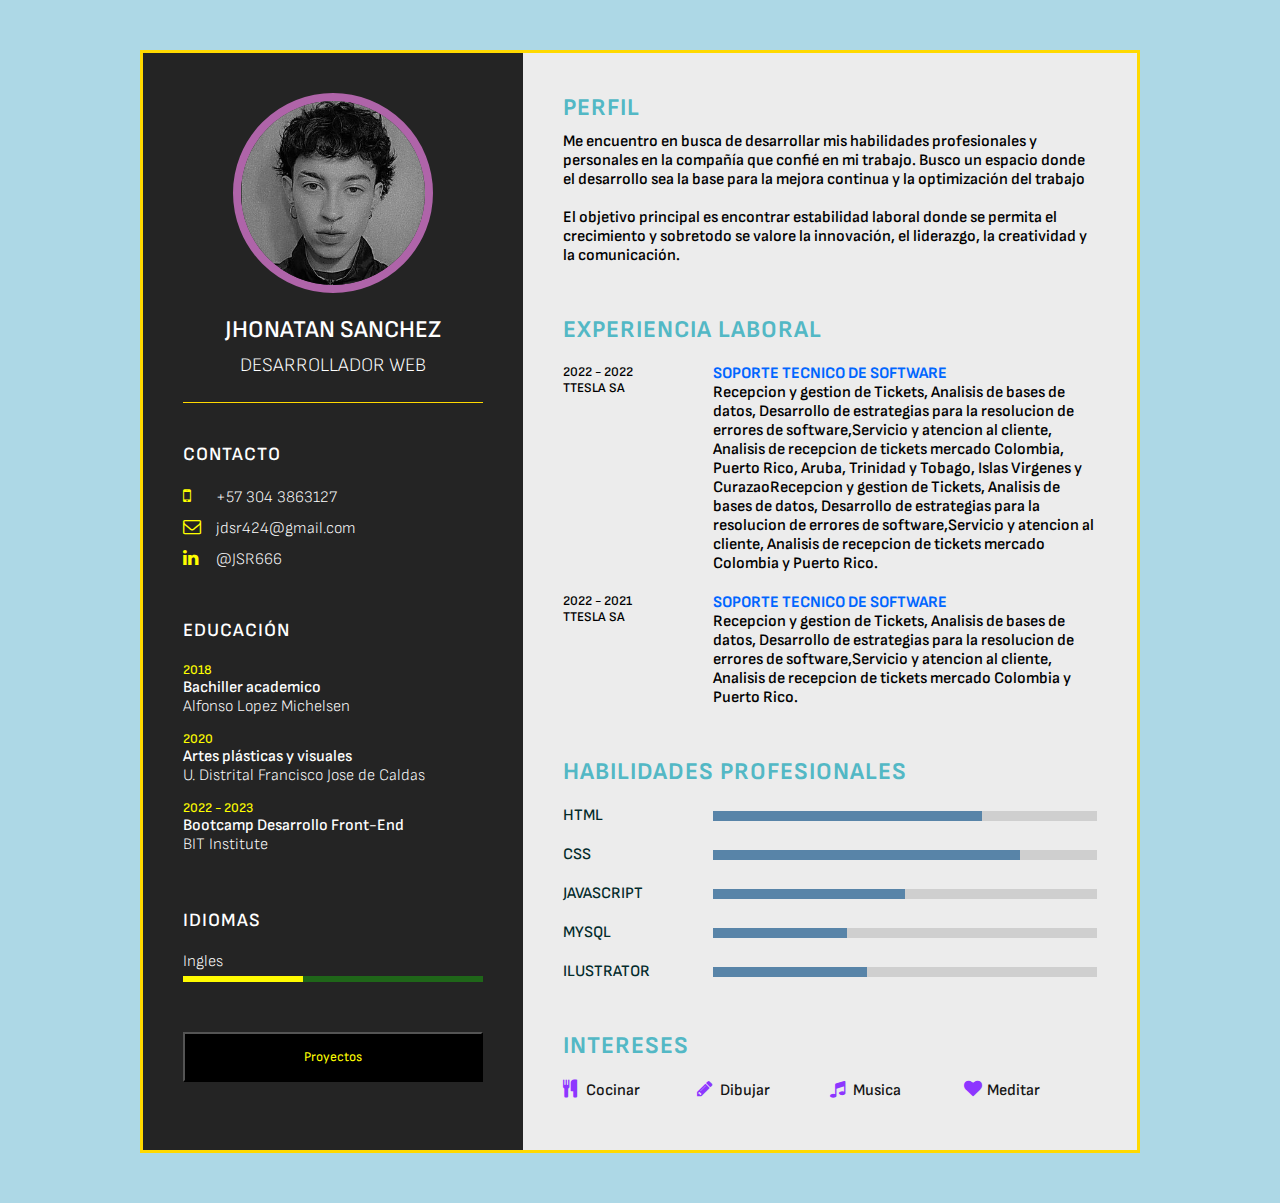
<file: docs/index.html>
<!DOCTYPE html>
<html lang="en">

<head>
    <meta charset="UTF-8">
    <meta http-equiv="X-UA-Compatible" content="IE=edge">
    <meta name="viewport" content="width=device-width, initial-scale=1.0">
    <link rel="stylesheet" href="./css/style.css">
    <link rel="preconnect" href="https://fonts.googleapis.com">
<link rel="preconnect" href="https://fonts.gstatic.com" crossorigin>
<link href="https://fonts.googleapis.com/css2?family=Sofia+Sans:ital,wght@1,200&display=swap" rel="stylesheet">
    <link rel="stylesheet" href="https://cdnjs.cloudflare.com/ajax/libs/font-awesome/4.7.0/css/font-awesome.css"
        integrity="sha512-5A8nwdMOWrSz20fDsjczgUidUBR8liPYU+WymTZP1lmY9G6Oc7HlZv156XqnsgNUzTyMefFTcsFH/tnJE/+xBg=="
        crossorigin="anonymous" referrerpolicy="no-referrer" />
    <title>Jhonatan Sanchez</title>
</head>

<body>
    <div class="container">
        <div class="left_side">
            <div class="profiletext">
                <div class="imgbx">
                    <img src="./img/me.jpg" alt="">
                </div>
                <h2>Jhonatan Sanchez<br><span>Desarrollador web</span></h2>
            </div>

            <div class="contactinfo">
                <h3 class="tittle">Contacto</h3>
                <ul>
                    <li>
                        <span class="icon"><i class="fa fa-mobile" aria-hidden="true"></i></span>
                        <span class="text">+57 304 3863127</span>
                    </li>
                    <li>
                        <span class="icon"><i class="fa fa-envelope-o" aria-hidden="true"></i></span>
                        <span class="text">jdsr424@gmail.com</span>
                    </li>
                    <li>
                        <span class="icon"><i class="fa fa-linkedin" aria-hidden="true"></i></span>
                        <span class="text">@JSR666</span>
                    </li>
                </ul>
            </div>
            <div class="contactinfo education">
                <h3 class="tittle">Educación</h3>
                <ul>
                    <li>
                        <h5>2018</h5>
                        <h4>Bachiller academico</h4>
                        <h4>Alfonso Lopez Michelsen</h4>
                    </li>
                    <li>
                        <h5>2020</h5>
                        <h4>Artes plásticas y visuales</h4>
                        <h4>U. Distrital Francisco Jose de Caldas</h4>
                    </li>
                    <li>
                        <h5>2022 - 2023</h5>
                        <h4>Bootcamp Desarrollo Front-End</h4>
                        <h4>BIT Institute</h4>
                    </li>
                </ul>
            </div>
            <div class="contactinfo language">
                <h3 class="tittle">Idiomas</h3>
                <ul>
                    <li>
                        <span class="text">Ingles</span>
                        <span class="percent">
                            <div style="width: 40%;"></div>
                        </span>
                    </li>
                </ul>
            </div>
            <div class="buttom">
                <button class="btn-exe" onclick="location.href='https://jsr666.github.io/bit06exercises/'">Proyectos</button>
            </div>
        </div>
        <div class="right_side">
            <div class="about">
                <h2 class="tittle2">Perfil</h2>
                <p>Me encuentro en busca de desarrollar mis habilidades profesionales y personales en la compañía que confié en mi trabajo.
                    Busco un espacio donde el desarrollo sea la base para la mejora continua y la optimización del trabajo<br><br>El objetivo principal es encontrar estabilidad laboral donde se permita el crecimiento y sobretodo se valore la innovación, el liderazgo, la creatividad y la comunicación.</p>
            </div>
            <div class="about">
                <h2 class="tittle2">Experiencia laboral</h2>
                <div class="box">
                    <div class="year_company">
                        <h5>2022 - 2022</h5>
                        <h5>Ttesla SA</h5>
                    </div>
                    <div class="text">
                        <h4>Soporte tecnico de Software</h4>
                        <p>Recepcion y gestion de Tickets, Analisis de bases de datos, Desarrollo de estrategias para la resolucion de errores de software,Servicio y atencion al cliente, Analisis de recepcion de tickets mercado Colombia, Puerto Rico, Aruba, Trinidad y Tobago, Islas Virgenes y CurazaoRecepcion y gestion de Tickets, Analisis de bases de datos, Desarrollo de estrategias para la resolucion de errores de software,Servicio y atencion al cliente, Analisis de recepcion de tickets mercado Colombia y Puerto Rico.</p>
                    </div>
                </div>
                <div class="box">
                    <div class="year_company">
                        <h5>2022 - 2021</h5>
                        <h5>Ttesla SA</h5>
                    </div>
                    <div class="text">
                        <h4>Soporte tecnico de Software</h4>
                        <p>Recepcion y gestion de Tickets, Analisis de bases de datos, Desarrollo de estrategias para la resolucion de errores de software,Servicio y atencion al cliente, Analisis de recepcion de tickets mercado Colombia y Puerto Rico.</p>
                    </p>
                    </div>
                </div>
            </div>
            <div class="about skills">
                <h2 class="tittle2">Habilidades Profesionales</h2>
                <div class="box">
                    <h4>Html</h4>
                    <div class="percent">
                        <div style="width: 70%"></div>
                    </div>
                </div>
                <div class="box">
                    <h4>CSS</h4>
                    <div class="percent">
                        <div style="width: 80%"></div>
                    </div>
                </div>
                <div class="box">
                    <h4>JavaScript</h4>
                    <div class="percent">
                        <div style="width: 50%"></div>
                    </div>
                </div>
                <div class="box">
                    <h4>MySQL</h4>
                    <div class="percent">
                        <div style="width: 35%"></div>
                </div>
                </div>
                <div class="box">
                    <h4>Ilustrator</h4>
                    <div class="percent">
                    <div style="width: 40%"></div>
                    </div>
                </div>
            </div>
            <div class="about interest">
                <h2 class="tittle2">Intereses</h2>
                <ul>
                    <li><i class="fa fa-cutlery" aria-hidden="true"></i> Cocinar</li>
                    <li><i class="fa fa-pencil" aria-hidden="true"></i> Dibujar</li>
                    <li><i class="fa fa-music" aria-hidden="true"></i> Musica</li>
                    <li><i class="fa fa-heart" aria-hidden="true"></i> Meditar</li>
                </ul>

            </div>   

        </div>
    </div>
    </div>
    <script src="/docs/js/javascript.js"></script>
</body>

</html>
</file>
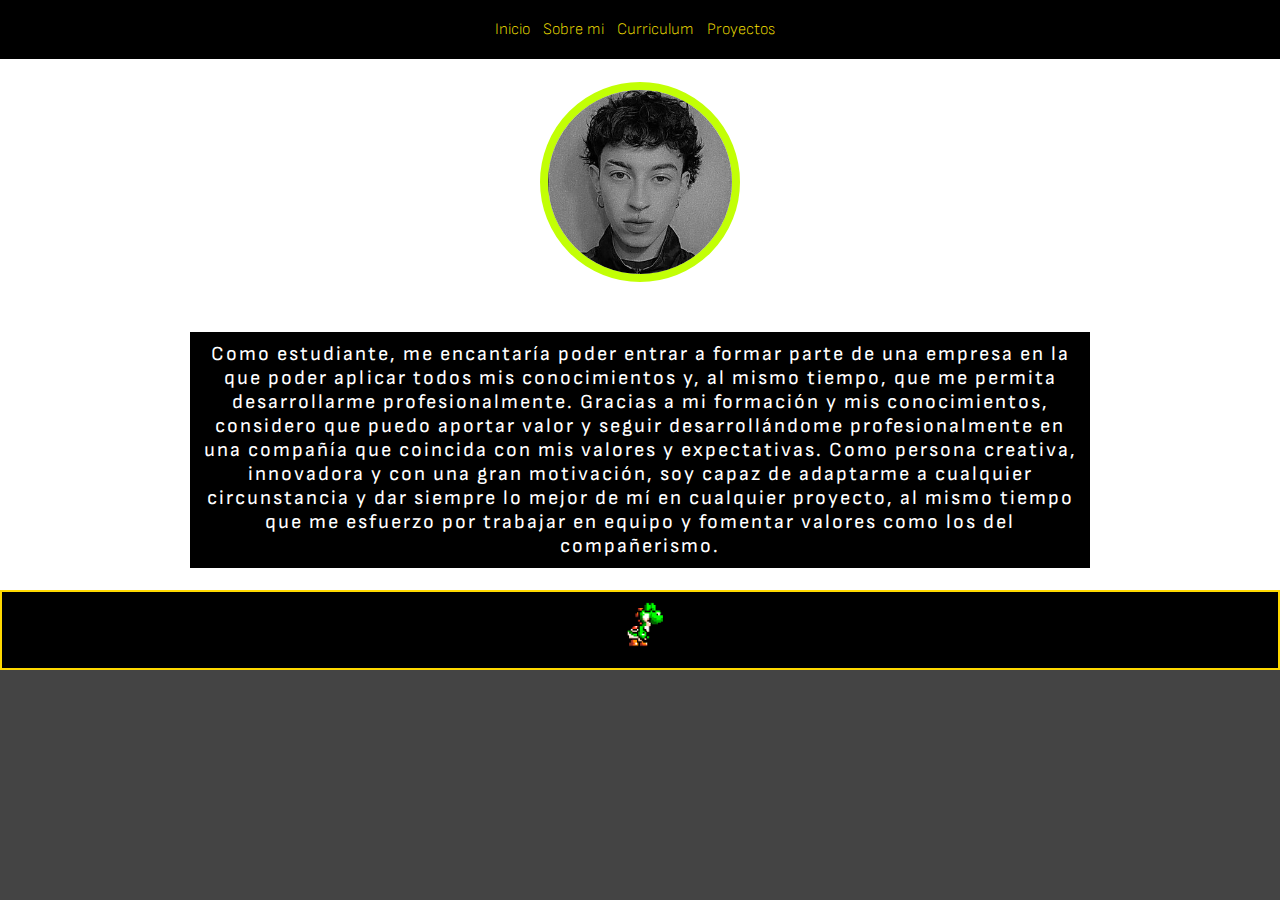
<file: docs/aboutme.html>
<!DOCTYPE html>
<html lang="en">

<head>
    <meta charset="UTF-8">
    <meta http-equiv="X-UA-Compatible" content="IE=edge">
    <meta name="viewport" content="width=device-width, initial-scale=1.0">
    <link rel="stylesheet" href="./css/style-aboutme.css">
    <link rel="preconnect" href="https://fonts.googleapis.com">
<link rel="preconnect" href="https://fonts.gstatic.com" crossorigin>
<link href="https://fonts.googleapis.com/css2?family=Sofia+Sans:ital,wght@1,200&display=swap" rel="stylesheet">
    <link rel="stylesheet" href="https://cdnjs.cloudflare.com/ajax/libs/font-awesome/4.7.0/css/font-awesome.css"
        integrity="sha512-5A8nwdMOWrSz20fDsjczgUidUBR8liPYU+WymTZP1lmY9G6Oc7HlZv156XqnsgNUzTyMefFTcsFH/tnJE/+xBg=="
        crossorigin="anonymous" referrerpolicy="no-referrer" />
    <title>Jhonatan Sanchez</title>
</head>

<body>
    <div class="container">
        <div class="header-main">
            <div class="nav-main">
                <nav>
                    <a href="./index.html">Inicio</a>
                    <a href="./aboutme.html">Sobre mi</a>
                    <a href="./curriculum.html">Curriculum</a>
                    <a href="./projects.html">Proyectos</a>
                </nav>
            </div>
        </div>
        <div class="main-abme">
            <div class="profilephoto-abme">
                <div class="imgbx-abme">
                    <img src="./img/me.jpg" alt="">
                </div>
                <div class="textame">
                    <p>Como estudiante, me encantaría poder entrar a formar parte de una empresa en la que poder aplicar todos mis conocimientos y, al mismo tiempo, que me permita desarrollarme profesionalmente.

                    Gracias a mi formación y mis conocimientos, considero que puedo aportar valor y seguir desarrollándome profesionalmente en una compañía que coincida con mis valores y expectativas.
                        
                    Como persona creativa, innovadora y con una gran motivación, soy capaz de adaptarme a cualquier circunstancia y dar siempre lo mejor de mí en cualquier proyecto, al mismo tiempo que me esfuerzo por trabajar en equipo y fomentar valores como los del compañerismo.</p>
                </div>

            </div>
            
        </div>
        <div class="footer-abme">
            <img src="./img/yoshi.gif" alt="">
        </div>
    <script src="/docs/js/javascript.js"></script>
</body>

</html>
</file>
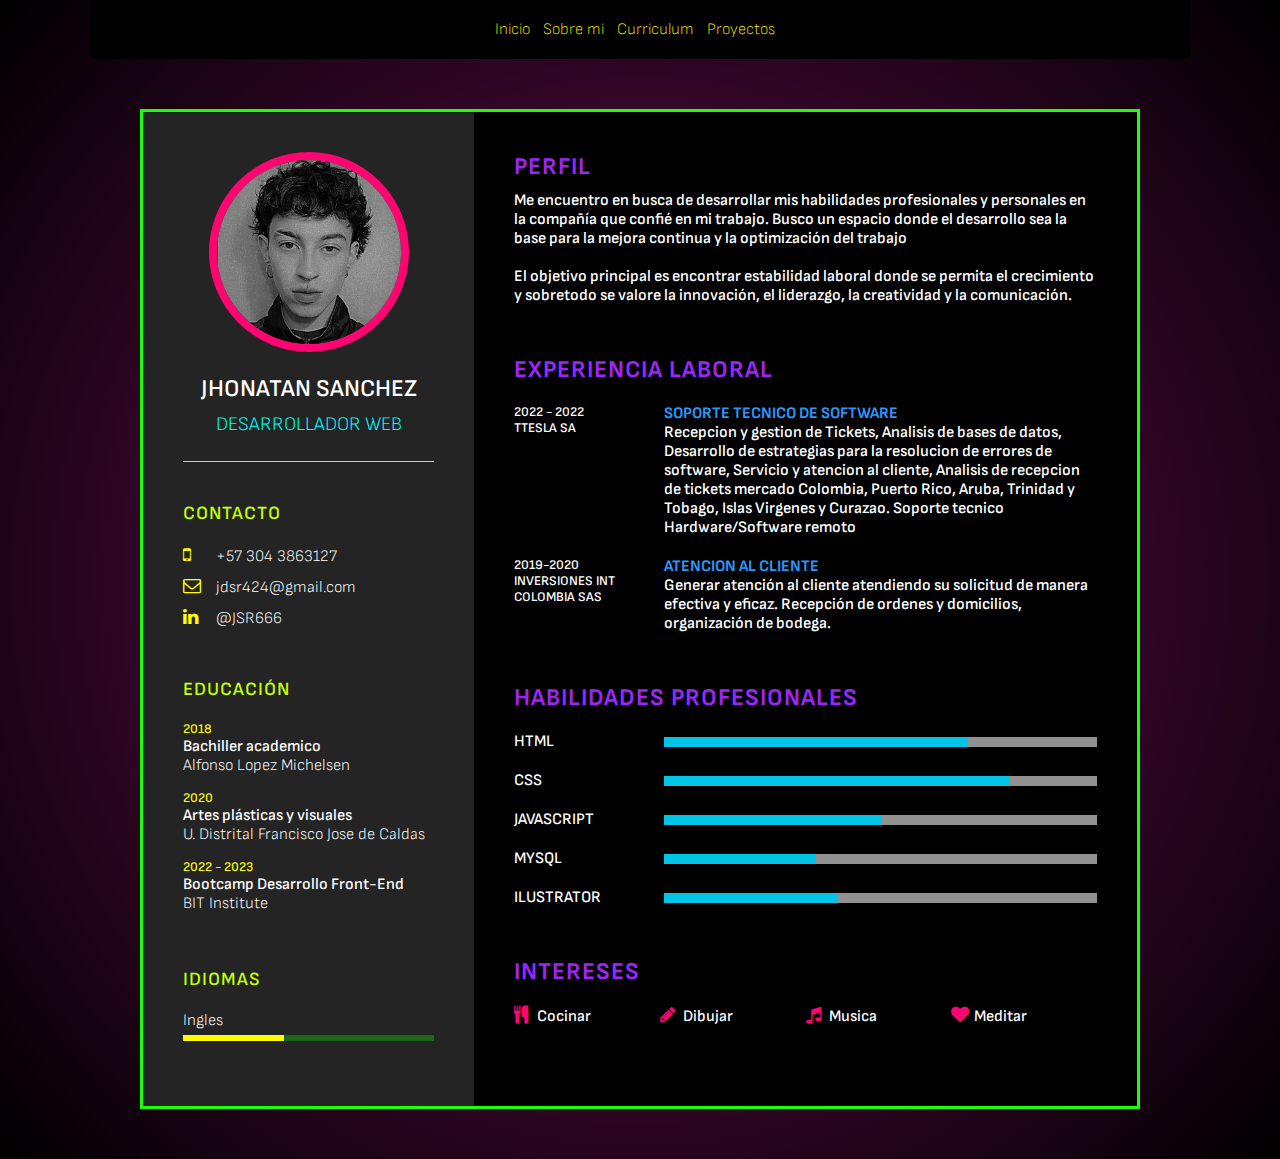
<file: docs/curriculum.html>
<!DOCTYPE html>
<html lang="en">

<head>
    <meta charset="UTF-8">
    <meta http-equiv="X-UA-Compatible" content="IE=edge">
    <meta name="viewport" content="width=device-width, initial-scale=1.0">
    <link rel="stylesheet" href="./css/style-cv.css">
    <link rel="preconnect" href="https://fonts.googleapis.com">
<link rel="preconnect" href="https://fonts.gstatic.com" crossorigin>
<link href="https://fonts.googleapis.com/css2?family=Sofia+Sans:ital,wght@1,200&display=swap" rel="stylesheet">
    <link rel="stylesheet" href="https://cdnjs.cloudflare.com/ajax/libs/font-awesome/4.7.0/css/font-awesome.css"
        integrity="sha512-5A8nwdMOWrSz20fDsjczgUidUBR8liPYU+WymTZP1lmY9G6Oc7HlZv156XqnsgNUzTyMefFTcsFH/tnJE/+xBg=="
        crossorigin="anonymous" referrerpolicy="no-referrer" />
    <title>Jhonatan Sanchez</title>
</head>

<body>
    <div>
        
        <div class="nav-cv">
            <nav>
                <a href="./index.html">Inicio</a>
                <a href="./aboutme.html">Sobre mi</a>
                <a href="./curriculum.html">Curriculum</a>
                <a href="./projects.html">Proyectos</a>
            </nav>
        </div>
    <div class="container">
        <div class="left_side">
            <div class="profiletext">
                <div class="imgbx">
                    <img src="./img/me.jpg" alt="">
                </div>
                <h2>Jhonatan Sanchez<br><span>Desarrollador web</span></h2>
            </div>

            <div class="contactinfo">
                <h3 class="tittle">Contacto</h3>
                <ul>
                    <li>
                        <span class="icon"><i class="fa fa-mobile" aria-hidden="true"></i></span>
                        <span class="text">+57 304 3863127</span>
                    </li>
                    <li>
                        <span class="icon"><i class="fa fa-envelope-o" aria-hidden="true"></i></span>
                        <span class="text">jdsr424@gmail.com</span>
                    </li>
                    <li>
                        <span class="icon"><i class="fa fa-linkedin" aria-hidden="true"></i></span>
                        <span class="text">@JSR666</span>
                    </li>
                </ul>
            </div>
            <div class="contactinfo education">
                <h3 class="tittle">Educación</h3>
                <ul>
                    <li>
                        <h5>2018</h5>
                        <h4>Bachiller academico</h4>
                        <h4>Alfonso Lopez Michelsen</h4>
                    </li>
                    <li>
                        <h5>2020</h5>
                        <h4>Artes plásticas y visuales</h4>
                        <h4>U. Distrital Francisco Jose de Caldas</h4>
                    </li>
                    <li>
                        <h5>2022 - 2023</h5>
                        <h4>Bootcamp Desarrollo Front-End</h4>
                        <h4>BIT Institute</h4>
                    </li>
                </ul>
            </div>
            <div class="contactinfo language">
                <h3 class="tittle">Idiomas</h3>
                <ul>
                    <li>
                        <span class="text">Ingles</span>
                        <span class="percent">
                            <div style="width: 40%;"></div>
                        </span>
                    </li>
                </ul>
            </div>
        </div>
        <div class="right_side">
            <div class="about">
                <h2 class="tittle2">Perfil</h2>
                <p>Me encuentro en busca de desarrollar mis habilidades profesionales y personales en la compañía que confié en mi trabajo.
                    Busco un espacio donde el desarrollo sea la base para la mejora continua y la optimización del trabajo<br><br>El objetivo principal es encontrar estabilidad laboral donde se permita el crecimiento y sobretodo se valore la innovación, el liderazgo, la creatividad y la comunicación.</p>
            </div>
            <div class="about">
                <h2 class="tittle2">Experiencia laboral</h2>
                <div class="box">
                    <div class="year_company">
                        <h5>2022 - 2022</h5>
                        <h5>Ttesla SA</h5>
                    </div>
                    <div class="text">
                        <h4>Soporte tecnico de Software</h4>
                        <p>Recepcion y gestion de Tickets, Analisis de bases de datos, Desarrollo de estrategias para la resolucion de errores de software, Servicio y atencion al cliente, Analisis de recepcion de tickets mercado Colombia, Puerto Rico, Aruba, Trinidad y Tobago, Islas Virgenes y Curazao. Soporte tecnico Hardware/Software remoto </p>
                    </div>
                </div>
                <div class="box">
                    <div class="year_company">
                        <h5>2019-2020</h5>
                        <h5>Inversiones Int Colombia SAS</h5>
                    </div>
                    <div class="text">
                        <h4>Atencion al cliente</h4>
                        <p>Generar atención al cliente atendiendo su solicitud de manera efectiva y eficaz. Recepción de ordenes y domicilios, organización de bodega.</p>
                    </div>
                </div>
            </div>
            <div class="about skills">
                <h2 class="tittle2">Habilidades Profesionales</h2>
                <div class="box">
                    <h4>Html</h4>
                    <div class="percent">
                        <div style="width: 70%"></div>
                    </div>
                </div>
                <div class="box">
                    <h4>CSS</h4>
                    <div class="percent">
                        <div style="width: 80%"></div>
                    </div>
                </div>
                <div class="box">
                    <h4>JavaScript</h4>
                    <div class="percent">
                        <div style="width: 50%"></div>
                    </div>
                </div>
                <div class="box">
                    <h4>MySQL</h4>
                    <div class="percent">
                        <div style="width: 35%"></div>
                </div>
                </div>
                <div class="box">
                    <h4>Ilustrator</h4>
                    <div class="percent">
                    <div style="width: 40%"></div>
                    </div>
                </div>
            </div>
            <div class="about interest">
                <h2 class="tittle2">Intereses</h2>
                <ul>
                    <li><i class="fa fa-cutlery" aria-hidden="true"></i> Cocinar</li>
                    <li><i class="fa fa-pencil" aria-hidden="true"></i> Dibujar</li>
                    <li><i class="fa fa-music" aria-hidden="true"></i> Musica</li>
                    <li><i class="fa fa-heart" aria-hidden="true"></i> Meditar</li>
                </ul>

            </div>   

        </div>
    </div>
    </div>
    <script src="/docs/js/javascript.js"></script>
</body>

</html>
</file>
<file: docs/css/style.css>
*{
    margin: 0;
    padding: 0;
    box-sizing: border-box;
    font-family: 'Sofia Sans', sans-serif;
}
body{
    background: lightblue;
    display: flex;
    justify-content: center;
    align-items: center;
    min-height: 100vh;
}
.buttom{
    display: flex;
    justify-content: center;
    width: 100%;
    height: 50px;
    color: black;
    font-weight: 900;
    background: rgb(78, 76, 76);
    margin-top: 50px;
}
.btn-exe{
    background: #000;
    color: yellow;
    width: 300px;
    
}

.container{
    position: relative;
    width: 100%;
    max-width: 1000px;
    min-height: 1000px;
    margin: 50px;
    border:  3px solid rgb(255, 217 ,0);
    background: rgb(255, 255, 255);
    display: grid;
    grid-template-columns: 1fr 2fr;
    box-shadow: 0 35px 55px rgba(0,0,0,0,1);
}
.container .left_side{
    position: relative;
    background: rgb(36, 36, 36);
    padding: 40px;
}
.profiletext{
    position: relative;
    display: flex;
    flex-direction: column;
    align-items: center;
    padding-bottom: 20px;
    border-bottom: 1px solid rgb(255, 217, 0);
}
.profiletext .imgbx{
    position: relative;
    width: 200px;
    height: 200px;
    border: 8px solid rgb(175, 100, 169);
    border-radius: 50%;
    overflow: hidden;
}
.profiletext .imgbx img{
    position: absolute;
    top: 0;
    left: 0;
    width: 100%;
    height: 100%;
    object-fit: cover;
}
.profiletext h2{
    color: white;
    font-size: 1.5em;
    margin-top: 20px;
    text-transform: uppercase;
    text-align: center;
    font-weight: 600;
    line-height: 1.4em;
}
.profiletext h2 span{
    font-size: 0.8em;
    font-weight: 300;
}

.contactinfo{
    padding-top: 40px;
}
.tittle{
    color: white;
    text-transform: uppercase;
    font-weight: 600;
    letter-spacing: 1px;
    margin-bottom: 20px;
}
.contactinfo ul{
    position: relative;
}
.contactinfo ul li{
    position: relative;
    list-style: none;
    margin: 10px 0;
    cursor: pointer;

}
.contactinfo ul li .icon{
    display: inline-block;
    width: 30px;
    font-size: 18px;
    color: yellow;
}

.contactinfo ul li span{
    color: white;
    font-weight: 300;
}

.contactinfo.education li{
margin-bottom: 15px;
}

.contactinfo.education h5{
    color: yellow;
    font-weight: 500;

}

.contactinfo.education h4:nth-child(2){
    color: white;
    font-weight: 500;
}

.contactinfo.education h4{
    color: white;
    font-weight: 300;
}

.contactinfo.language .percent{
position: relative;
width: 100%;
height: 6px;
background: rgba(21, 255, 0, 0.301);
display: block;
margin-top: 5px;
}

.contactinfo.language .percent div{
    position: absolute;
    top:0;
    height: 100%;
    background: rgb(255, 251, 0);
}






.container .right_side{
    position: relative;
    background: rgb(236, 236, 236);
    padding: 40px;
}

.about{
    margin-bottom: 50px;

}
.about:last-child{
    margin-bottom: 0;
}
.tittle2{
    color:rgb(83, 184, 197);
    text-transform: uppercase;
    letter-spacing: 1px;
    margin-bottom: 10px;
}
p{
    color: black;
    font-weight: 600;
}

.about .box{
    display: flex;
    flex-direction: row;
    margin: 20px 0;
}
.about .box .year_company{
    min-width: 150px;
}
.about .box .year_company h5{
    text-transform: uppercase;
    color: rgb(0, 0, 0);
    font-weight: 600;
}

.about .box .text h4{
    text-transform: uppercase;
    color: rgb(0, 102, 255);
}
.skills .box{
    position: relative;
    width: 100%;
    display: grid;
    grid-template-columns: 150px 1fr;
    justify-content: center;
    align-items: center;
}
.skills .box h4{
    text-transform: uppercase;
    color: rgb(3, 43, 43);
    font-weight: 500;
}
.skills .box  .percent{
    position: relative;
    width: 100%;
    height: 10px;
    background: rgba(185, 184, 184, 0.568);
}
.skills .box  .percent div{
    position: absolute;
    top: 0;
    left: 0;
    height: 100%;
    background: rgb(88, 132, 168);
}
.interest ul{
    display: grid;
    grid-template-columns: repeat(4,1fr);
}
.interest ul li{
    list-style: none;
    color: rgb(20, 20, 20);
    font-weight: 500;
    margin: 10px 0;
}
.interest ul li .fa{
    color: rgb(141, 54, 255);
    font-size: 18px;
    width: 20px;
}

@media (max-width: 1000px){
    .container{
        margin: 10px;
        grid-template-columns: repeat(1,1fr);
    }
    .interest ul{
        grid-template-columns: repeat(2,1fr);

    }
}
@media (max-width: 600px){
    .about .box{
        flex-direction: column;
    }
    .about .box .year_company{
        margin-bottom: 5px;
    }
    .interest ul{
        grid-template-columns: repeat(1,1fr);

    }
    .skills .box{
        grid-template-columns: repeat(1,1fr);
    }
}
</file>
<file: docs/css/style-aboutme.css>
*{
    margin: 0;
    padding: 0;
    box-sizing: border-box;
    font-family: 'Sofia Sans', sans-serif;
}
body{
    background: rgb(68, 68, 68);
}
/* Contenedor principal */
.container{
    position: relative;
    width: 100%;
    max-width: auto;
    min-height: auto;
    background: rgb(255, 255, 255);
    display: grid;
    grid-template-rows: 1fr 9fr;
}

/* Barra de navegación */

.container .header-main .nav-main > nav{
    text-align: center;
    padding-bottom: 20px;
    padding-top: 20px;
    background: #000;
}

.container .header-main .nav-main > nav > a{
    color: rgb(255, 230, 0);
    font-weight: 200;
    text-decoration: none;
    margin-right: 10px;
}
  
.container .header-main .nav-main nav >a:hover{
    text-decoration: underline;
}

/* Pagina principal */
.container .main-abme{
    position: relative;
    background-image:url(https://png.pngtree.com/thumb_back/fw800/background/20211014/pngtree-neon-grid-promotion-background-image_910187.png);
    background-repeat: no-repeat;
    background-attachment: fixed;
    background-size: 100% 100%;
    

}

.profilephoto-abme{
position: relative;
width: 100%;
height: 100%;
display: flex;
flex-flow: column;
align-items: center;
justify-content: center;


}
.profilephoto-abme > .textame{
    margin-top: 50px;
    padding: 10px;
    width: 900px;
    background: #000;
    
}

.profilephoto-abme > .textame > p{
    font-size: 20px;
    color:white;
    letter-spacing: 2px;
    text-align: center;
}

.profilephoto-abme .imgbx-abme{
    position: relative;
    width: 200px;
    height: 200px;
    border: 8px solid #c2ff05;
    border-radius: 50%;
    overflow: hidden;
}

.profilephoto-abme .imgbx-abme img{
    position: absolute;
    top: 0;
    left: 0;
    width: 100%;
    height: 100%;
    object-fit: cover;

}

.container .footer-abme{
    position: relative;
    background: rgb(0, 0, 0);
    border: solid 2px rgb(255, 217, 0);
    width: auto;
    height: 80px;
    bottom: 0;
}


.footer-abme > img{
    position: relative;
    width: 50px;
    height: 50px;
    margin: 5px;
    right: -48%;
}
</file>
<file: docs/css/style-cv.css>
*{
    margin: 0;
    padding: 0;
    box-sizing: border-box;
    font-family: 'Sofia Sans', sans-serif;
}
body{
    background: rgb(150,240,29);
    background: rgb(73,9,57);
    background: radial-gradient(circle, rgba(73,9,57,1) 37%, rgba(0,0,0,1) 100%);    display: flex;
    justify-content: center;
    align-items: center;
    min-height: 100vh;
}
/* navegacion */
.nav-cv > nav{
    text-align: center;
    padding-bottom: 20px;
    padding-top: 20px;
    background: #000;
}

.nav-cv > nav > a{
    color: rgb(255, 230, 0);
    font-weight: 200;
    text-decoration: none;
    margin-right: 10px;
}
  
.nav-cv nav >a:hover{
    text-decoration: underline;
}


.container{
    position: relative;
    width: 100%;
    max-width: 1000px;
    min-height: 1000px;
    margin: 50px;
    border:  3px solid #1eff05;
    background: rgb(255, 255, 255);
    display: grid;
    grid-template-columns: 1fr 2fr;
    box-shadow: 0 35px 55px rgba(0,0,0,0,1);
}
.container .left_side{
    position: relative;
    background: rgb(36, 36, 36);
    padding: 40px;
}
.profiletext{
    position: relative;
    display: flex;
    flex-direction: column;
    align-items: center;
    padding-bottom: 20px;
    border-bottom: 1px solid rgb(255, 217, 0);
}
.profiletext .imgbx{
    position: relative;
    width: 200px;
    height: 200px;
    border: 8px solid #ff0571;
    border-radius: 50%;
    overflow: hidden;
}
.profiletext .imgbx img{
    position: absolute;
    top: 0;
    left: 0;
    width: 100%;
    height: 100%;
    object-fit: cover;
}
.profiletext h2{
    color: white;
    font-size: 1.5em;
    margin-top: 20px;
    text-transform: uppercase;
    text-align: center;
    font-weight: 600;
    line-height: 1.4em;
}
.profiletext h2 span{
    font-size: 0.8em;
    font-weight: 300;
    color: aqua;
}

.contactinfo{
    padding-top: 40px;
}
.tittle{
    color: #c2ff05;
    text-transform: uppercase;
    font-weight: 600;
    letter-spacing: 1px;
    margin-bottom: 20px;
}
.contactinfo ul{
    position: relative;
}
.contactinfo ul li{
    position: relative;
    list-style: none;
    margin: 10px 0;
    cursor: pointer;

}
.contactinfo ul li .icon{
    display: inline-block;
    width: 30px;
    font-size: 18px;
    color: yellow;
}

.contactinfo ul li span{
    color: white;
    font-weight: 300;
}

.contactinfo.education li{
margin-bottom: 15px;
}

.contactinfo.education h5{
    color: yellow;
    font-weight: 500;

}

.contactinfo.education h4:nth-child(2){
    color: white;
    font-weight: 500;
}

.contactinfo.education h4{
    color: white;
    font-weight: 300;
}

.contactinfo.language .percent{
position: relative;
width: 100%;
height: 6px;
background: rgba(21, 255, 0, 0.301);
display: block;
margin-top: 5px;
}

.contactinfo.language .percent div{
    position: absolute;
    top:0;
    height: 100%;
    background: rgb(255, 251, 0);
}






.container .right_side{
    position: relative;
    background: rgb(0, 0, 0);
    padding: 40px;
}

.about{
    margin-bottom: 50px;

}
.about:last-child{
    margin-bottom: 0;
}
.tittle2{
    color:#9a27f7;
    text-transform: uppercase;
    letter-spacing: 1px;
    margin-bottom: 10px;
}
p{
    color: rgb(255, 255, 255);
    font-weight: 600;
}

.about .box{
    display: flex;
    flex-direction: row;
    margin: 20px 0;
}
.about .box .year_company{
    min-width: 150px;
}
.about .box .year_company h5{
    text-transform: uppercase;
    color: rgb(255, 255, 255);
    font-weight: 600;
}

.about .box .text h4{
    text-transform: uppercase;
    color: #2b97fa;
}
.skills .box{
    position: relative;
    width: 100%;
    display: grid;
    grid-template-columns: 150px 1fr;
    justify-content: center;
    align-items: center;
}
.skills .box h4{
    text-transform: uppercase;
    color: rgb(255, 255, 255);
    font-weight: 500;
}
.skills .box  .percent{
    position: relative;
    width: 100%;
    height: 10px;
    background: rgba(255, 255, 255, 0.568);
}
.skills .box  .percent div{
    position: absolute;
    top: 0;
    left: 0;
    height: 100%;
    background: #01c4e7;
}
.interest ul{
    display: grid;
    grid-template-columns: repeat(4,1fr);
}
.interest ul li{
    list-style: none;
    color: rgb(255, 255, 255);
    font-weight: 500;
    margin: 10px 0;
}
.interest ul li .fa{
    color: #ff0571;
    font-size: 18px;
    width: 20px;
}

@media (max-width: 1000px){
    .container{
        margin: 10px;
        grid-template-columns: repeat(1,1fr);
    }
    .interest ul{
        grid-template-columns: repeat(2,1fr);

    }
}
@media (max-width: 600px){
    .about .box{
        flex-direction: column;
    }
    .about .box .year_company{
        margin-bottom: 5px;
    }
    .interest ul{
        grid-template-columns: repeat(1,1fr);

    }
    .skills .box{
        grid-template-columns: repeat(1,1fr);
    }
}
</file>
